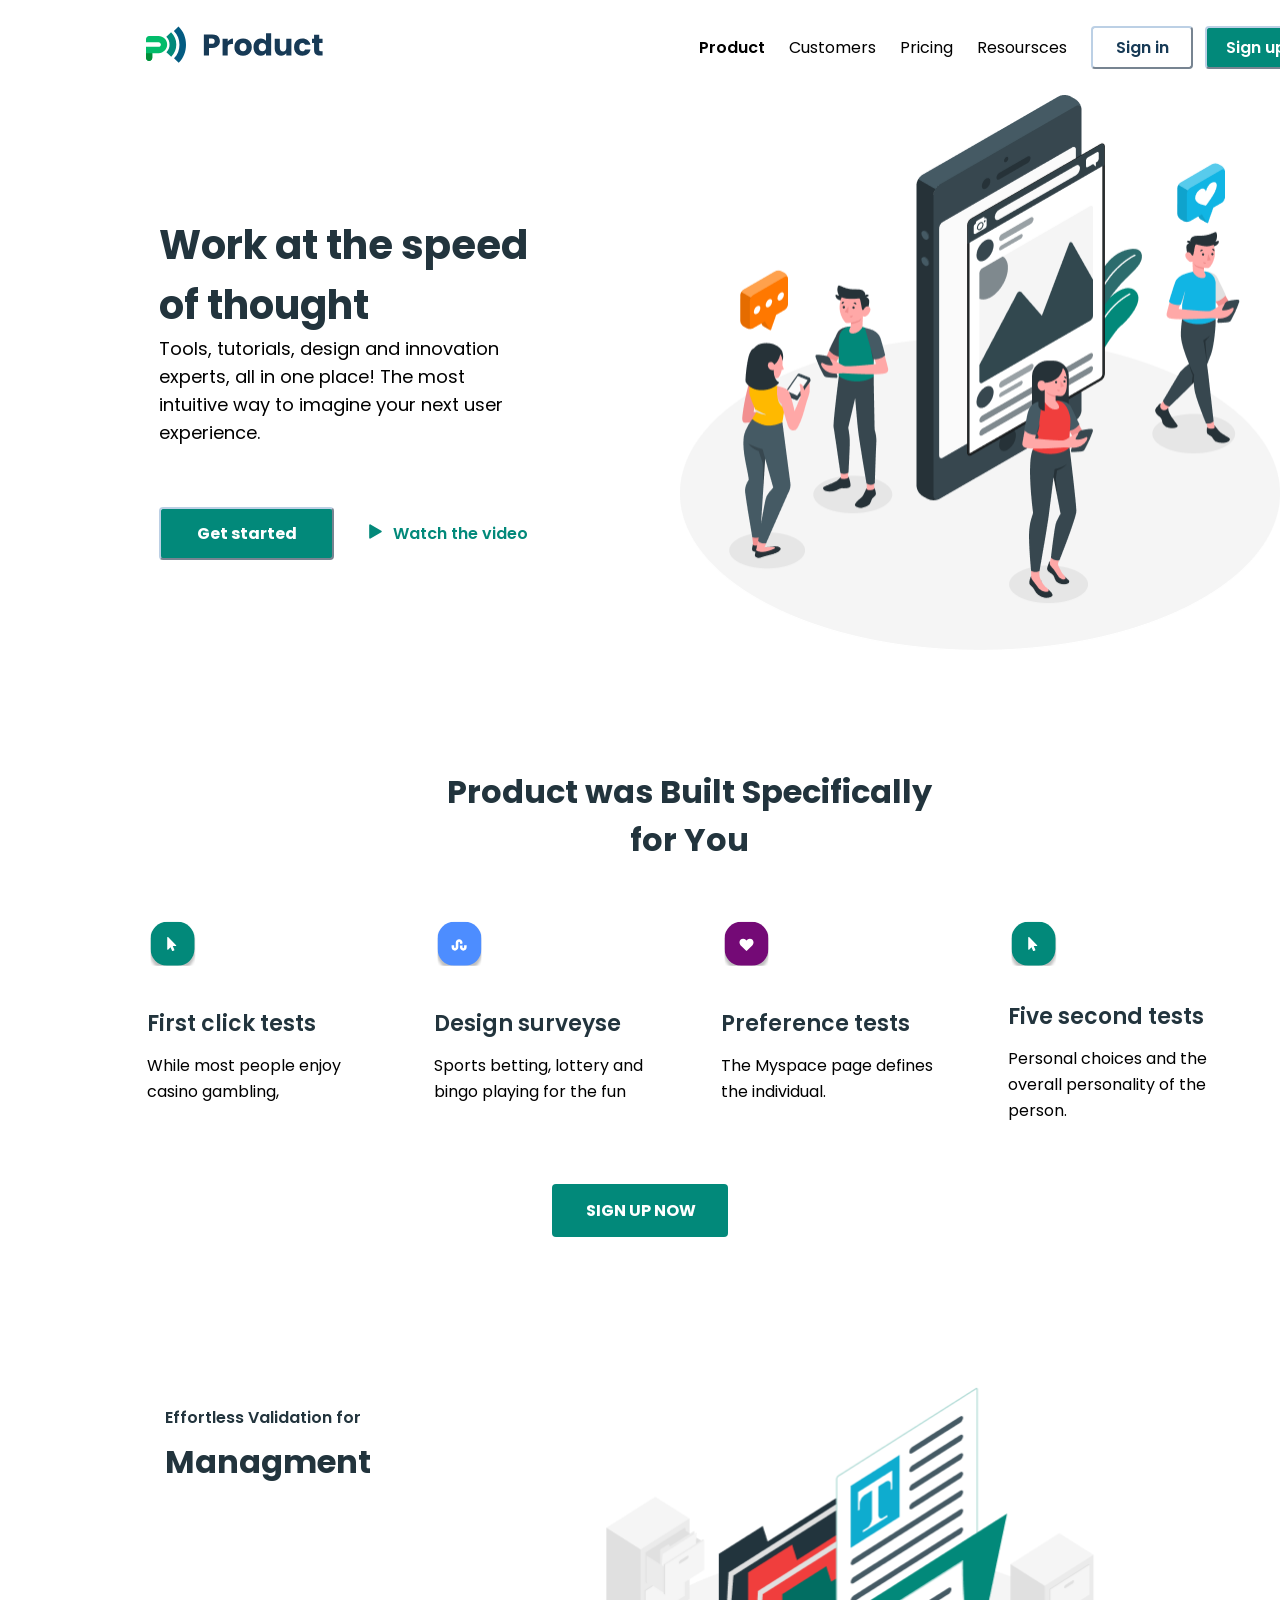
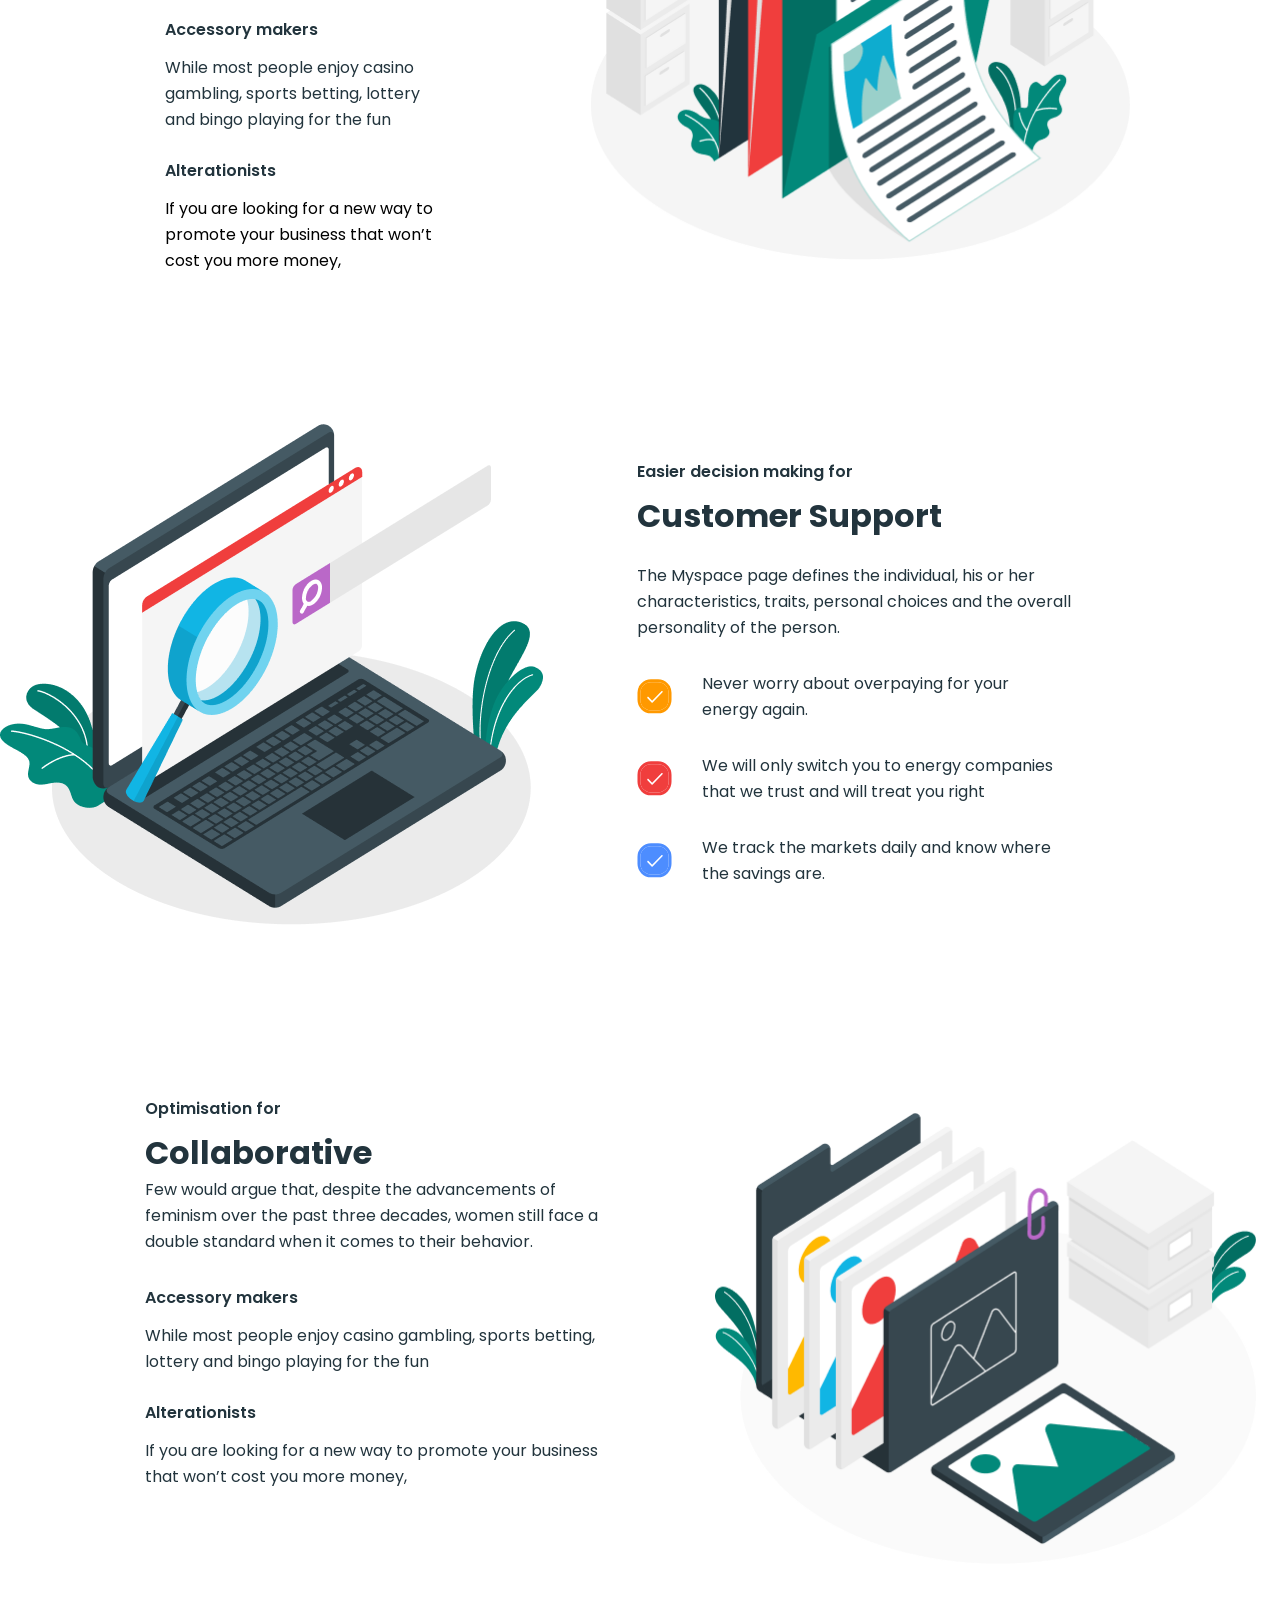
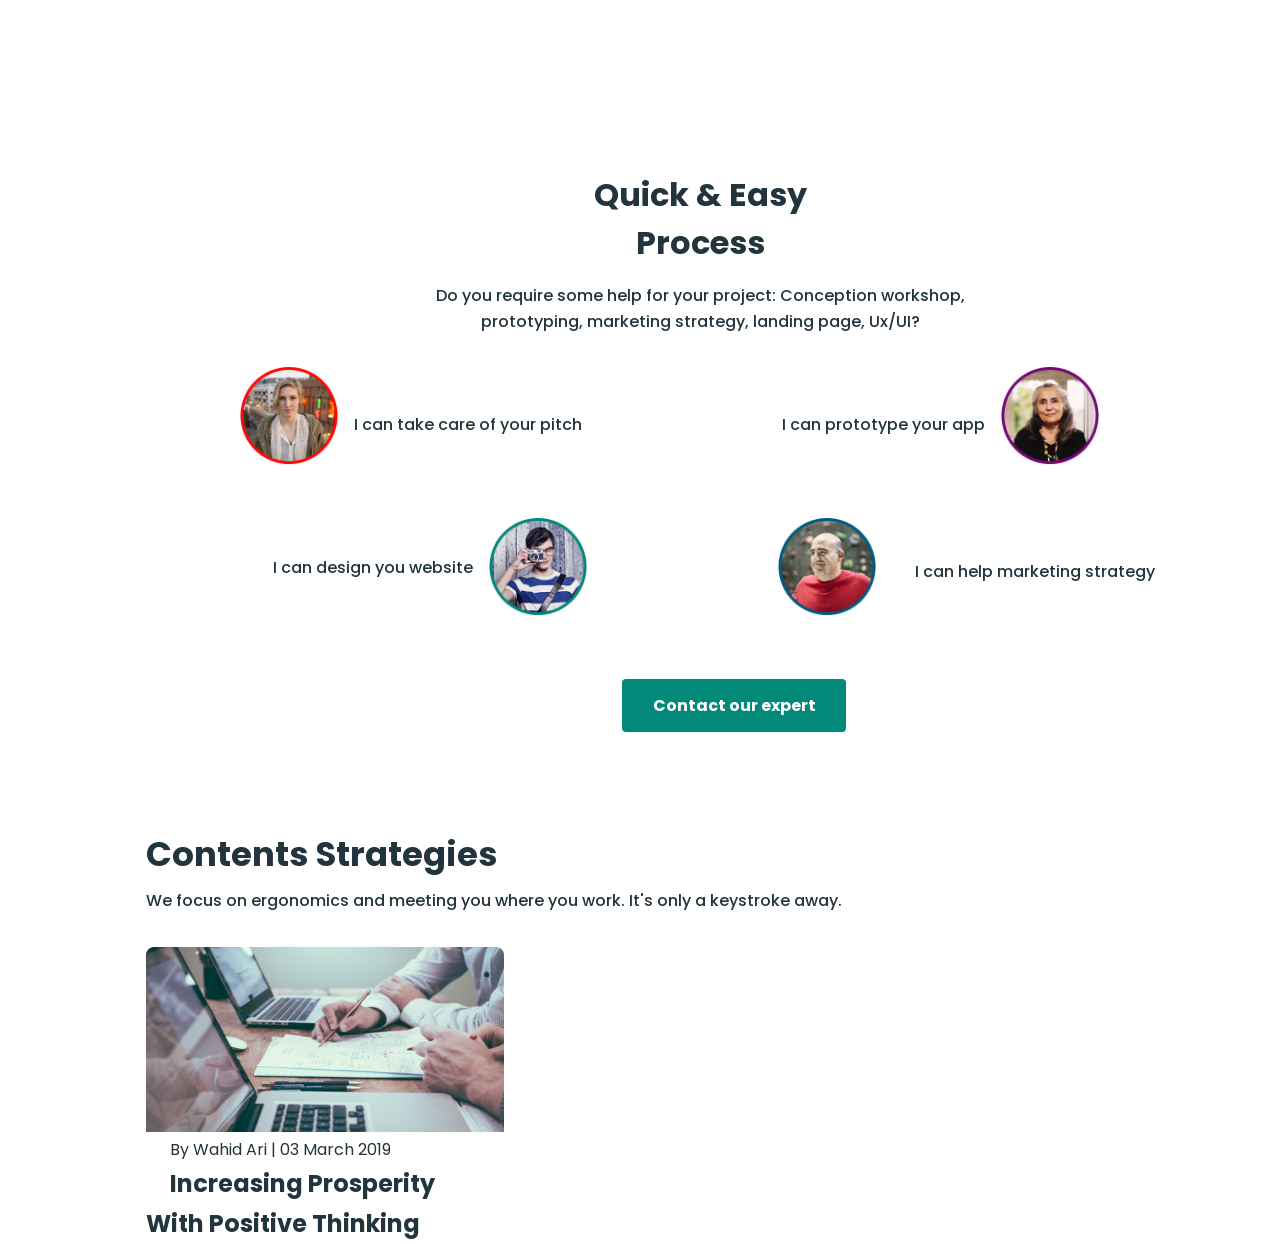
<file: index.html>
<!DOCTYPE html>
<html lang="en">

<head>
   <meta charset="UTF-8">
   <meta http-equiv="X-UA-Compatible" content="IE=edge">
   <meta name="viewport" content="width=device-width, initial-scale=1.0">
   <link rel="preconnect" href="https://fonts.googleapis.com">
   <link rel="preconnect" href="https://fonts.gstatic.com" crossorigin>
   <link
      href="https://fonts.googleapis.com/css2?family=Open+Sans:wght@300&family=Poppins:wght@400;500;600;700&display=swap"
      rel="stylesheet">
   <link rel="stylesheet" href="./style.css">

   <title>Document</title>
</head>

<body>

   <header>
      <div class="container__header">
            <img class="logo" src="/images/Group 1454.svg" alt="">
         <div class="hamburger">
            <div class="line"></div>
            <div class="line"></div>
            <div class="line"></div>
         </div>
         <nav class="navbar">
            <ul>
               <li class="Product"><a href="">Product</a></li>
               <li><a href="">Customers</a></li>
               <li><a href="">Pricing</a></li>
               <li><a href="">Resoursces</a></li>
               <button class="in">Sign in</button>
               <button class="up">Sign up</button>
            </ul>
         </nav>
         <div class="night">
            <button class="moor"><img src="/images/Frame 49.svg" alt="" class="image"></button>
         </div>
      </div>
   </header>

   <div class="hero-1">
      <div class="work">
         <p class="lat"> Work at the speed of thought</p>
         <p class="tools">Tools, tutorials, design and innovation experts, all in one place! The most intuitive way to
            imagine your next user experience.</p>
         <div class="Get">
            <button class="get started">Get started</button>
            <button class="watch"><img src="/images/Triangle Copy 6.svg" alt="" class="play">Watch the video</button>
         </div>
      </div>
      <div class="social">
         <img src="/images/amico.png" alt="" class="social__media">
      </div>
   </div>
   <main>
      <section class="built">
         <div class="container__built">
         <div class="built__wraper">
               <p class="built__text">Product  was Built Specifically for You</p>
         </div>
      </div>
      </section>
   </main>

   <main>
      <section class="icons">
         <div class="container__icon">
            <div class="icon__wrapper">
            <div class="icon__one">
               <img src="images/icon one.svg" alt="" class="image__one">
               <p class="icon__one__text">First click tests</p>
               <p class="icon__text">While most people enjoy casino gambling,</p>
            </div>
            <div class="icon__two">
               <img src="/images/icon__two.svg" alt="" class="image__two">
               <p class="icon__two__text">Design surveyse</p>
               <p class="image__two_text">Sports betting, lottery and bingo playing for the fun</p>
            </div>
            <div class="icon__three">
               <img src="/images/ucon__three.svg" alt="" class="image__three" class="image__three">
               <p class="icon__three__text">Preference tests</p>
               <p class="image__three__text">The Myspace page defines the individual.</p>
            </div>
            <div class="icon__four">
               <img src="/images/icon_four.svg" alt="" class="image__four">
               <p class="icon__four__text">Five second tests</p>
               <p class="image__four__text">Personal choices and the overall personality of the person. </p>
            </div>
         </div>
         <div class="icon__button">
            <button class="image__button">
               SIGN UP NOW
            </button>
         </div>
         </div>
      </section>
   </main>

      <main>
         <section class="managment">
               <div class="container">
                  <div class="managment__wrapper">
                     <div class="managment__text__one">
                     <p class="manag__text__one">Effortless Validation for</p>
                     <p class="manag__text_two">Managment</p>
                     <p class="manag__text__three">Accessory makers</p>
                     <p class="manag__text__four">While most people enjoy casino gambling, sports betting, lottery and bingo playing for the fun</p>
                     <p class="manag__text__five">Alterationists</p>
                     <p class="manag__text__six">If you are looking for a new way to promote your business that won’t cost you more money, </p>
                  </div>
                  <div class="managment__images">
                     <img src="/images/amico__one.png" alt="" class="amico__icon">
                  </div>
                  </div>
               </div>
         </section>
      </main>

      <main>
         <section class="customer">
            <div class="container__customer">
               <div class="customer__wrapper">
                  <div class="customer__img__one">
                        <img src="images/full.png" alt="" class="customer__images__one">
                  </div>
                  <div class="customer__texts">
                     <p class="customer__texts__one"><p class="customer__text_one">Easier decision making for</p>
                     <div class="customer__texts__two"><p class="customer__text__two">Customer Support</p></div>
                     <div class="customer__texts__three">
                        <p class="customer__text__three">
                        The Myspace page defines the individual,
                         his or her characteristics, traits, personal choices and the overall personality of the person. 
                        </p>
                     </div>
               <div class="customer__texts__four">
                  <img src="/images/Galochka__one.svg" alt="" class="customer__icon__one">
                  <p class="customer__text__four">
                  Never worry about overpaying for your energy again. 
               </p></div>
               <div class="customer__texts__five">
                  <img src="images/Galochka__two.svg" alt="" class="customer__icon__two">
                  <p class="customer__text__five">We will only switch you to energy companies that we trust and will treat you right</p>
               </div>
               <div class="customer__texts__six">
                  <img src="images/Galochka__three.svg" alt="" class="customer__icon__three">
                  <p class="customer__text__six">We track the markets daily and know where the savings are.</p>
               </div>
             </div>
            </div>
         </section>
      </main>

      <main>
         <section class="collab">
            <div class="container__collab">
               <div class="wrapper__collab">
                  <div class="collab__texts">
                     <p class="collab__text__one">Optimisation for</p>
                     <p class="collab__text__two">Collaborative</p>
                     <p class="collab__text__three">
                        Few would argue that, despite the advancements of feminism over the past three decades,
                         women still face a double standard when it comes to their behavior. 
                        </p>
                        <p class="collab__text__four">Accessory makers</p>
                        <p class="collab__text__five">While most people enjoy casino gambling, sports betting, lottery and bingo playing for 
                           the fun
                        </p>
                        <p class="collab__text__six">Alterationists</p>
                        <p class="collab__text__seven">If you are looking for a new way to promote your business that won’t 
                           cost you more money, 
                        </p>
                  </div>
                  <div class="collab__image">
                     <img src="images/image__doucments.png" alt="" class="collab__image__document">
                  </div>
               </div>
            </div>
         </section>
      </main>

      <main>
         <section class="people">
            <div class="container__people">
               <div class="warapper__people">
                     <div class="people__texts">
                        <p class="people__text__one">Quick & Easy Process</p>
                        <p class="people__text__two">
                           Do you require some help for your project: Conception workshop,
                           prototyping, marketing strategy, landing page, Ux/UI?
                        </p>
                     </div>
                     <div class="people__avatars__one">
                        <p class="people__text__three"> 
                           <img src="images/Avator.jpg" alt="" class="people__avatar__one">
                         <span class="avatar__text">I can take care of your pitch</span>
                        </p>
                        <p class="people__text__four">
                           <span class="avatar__text__two">I can prototype your app</span>
                           <img src="images/Avator__2.jpg" alt="" class="people__avatar__two">
                        </p>
                     </div>
                     <div class="people__avatars__two">
                        <p class="people__text__five">
                           <span class="avatar__text_three">I can design you website</span>
                           <img src="images/avatar__three.jpg" alt="" class="people__avatar__three">
                        </p>
                        <p class="people__text__six">
                           <img src="images/avatar__four.jpg" alt="" class="people__avatar__four">
                           <span class="avatar__text__four">I can help marketing strategy</span>
                        </p>
                     </div>
                     <div class="people__buttons">
                        <button class="people__button">Contact our expert</button>
                     </div>
               </div>
            </div>
         </section>
      </main>

      <main>
         <section class="content">
            <div class="container__content">
               <div class="wrapper__content">
                  <div class="content__texts">
                     <p class="content__text__one">Contents Strategies</p>
                     <p class="content__text__two">We focus on ergonomics and meeting you where you work. It's only a keystroke away. </p>
                  </div>
                  <div class="content__images">
                     <p class="content__text__three">
                        <img src="images/content__image__one.jpg" alt="" class="content__image__one"><br>
                        <span class="content_text_one">By Wahid Ari |  03 March 2019</span><br>
                        <span class="content_text_two">Increasing Prosperity <br> <span class="content_text_three">With Positive Thinking</span>

                        
                     </p>
                  </div>
               </div>
            </div>
         </section>
      </main>

   <script src="/javascript/main-1.js"></script>
</body>

</html>
</file>
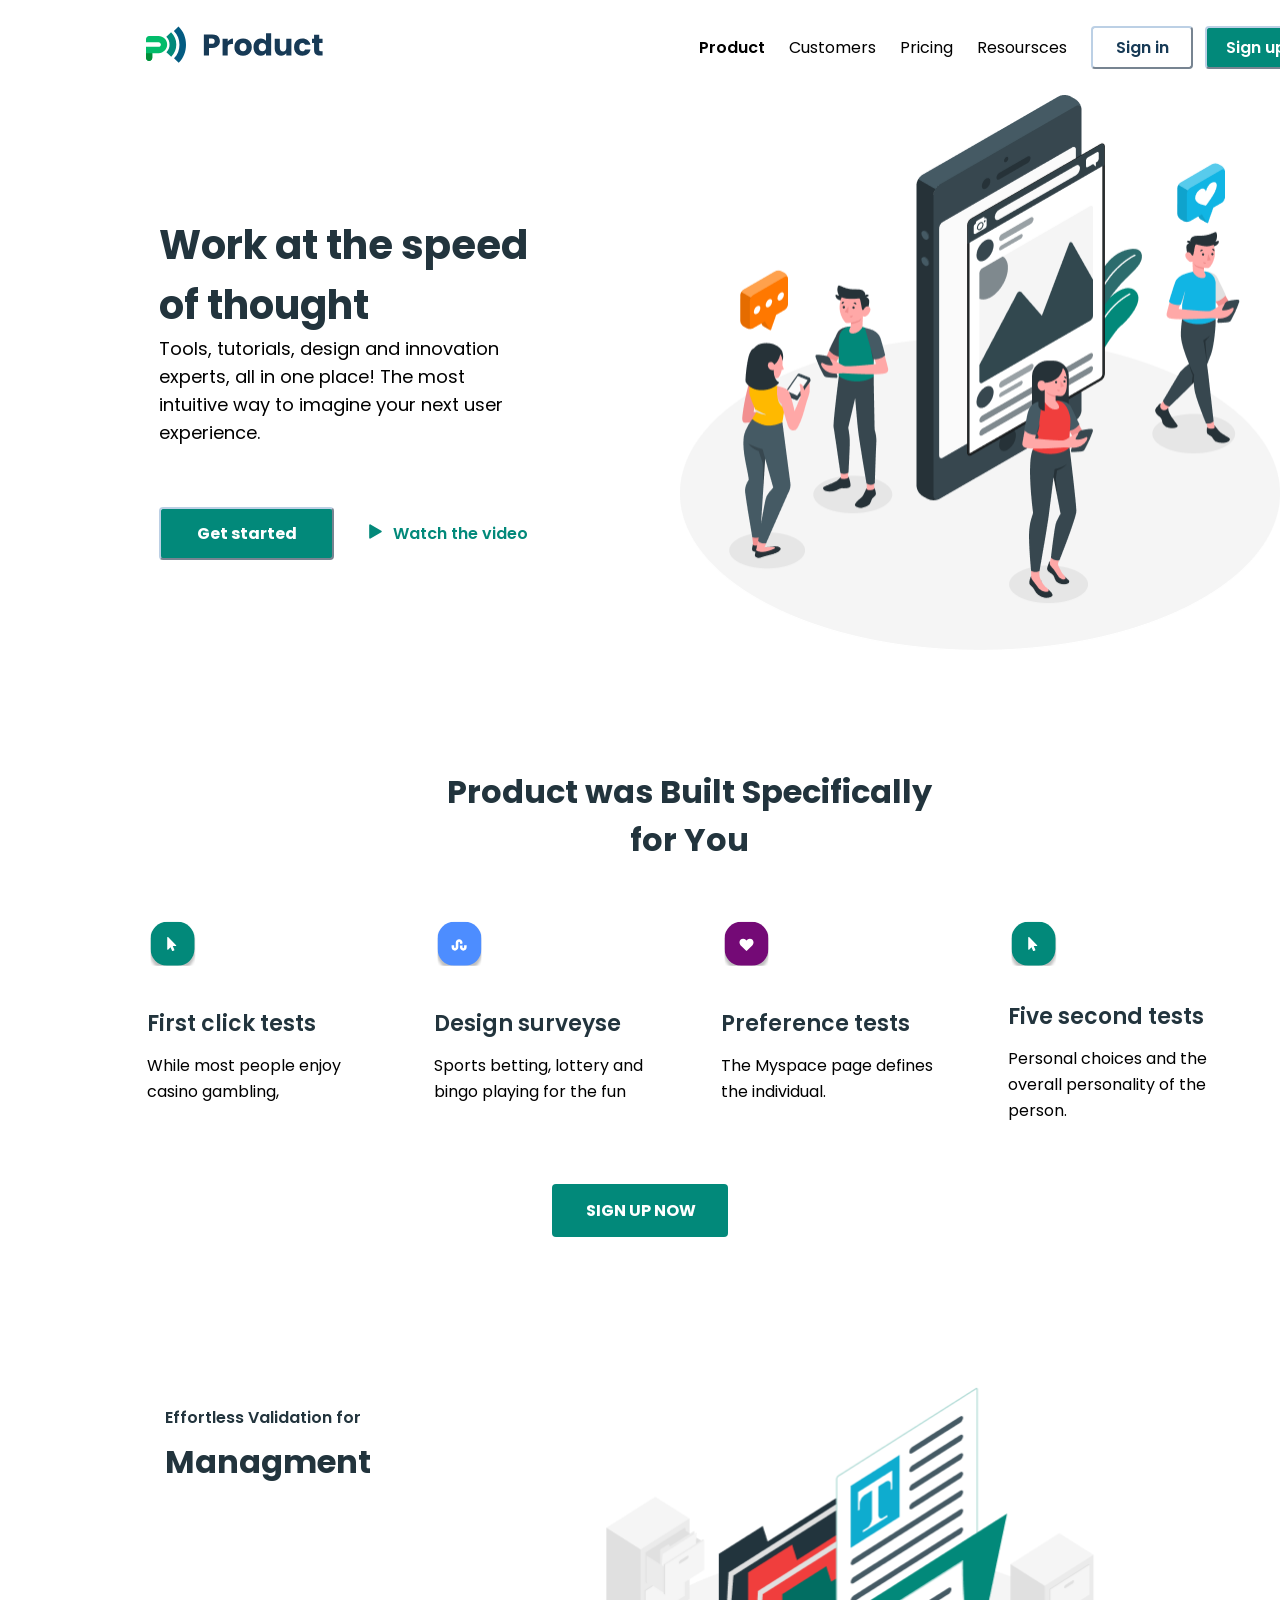
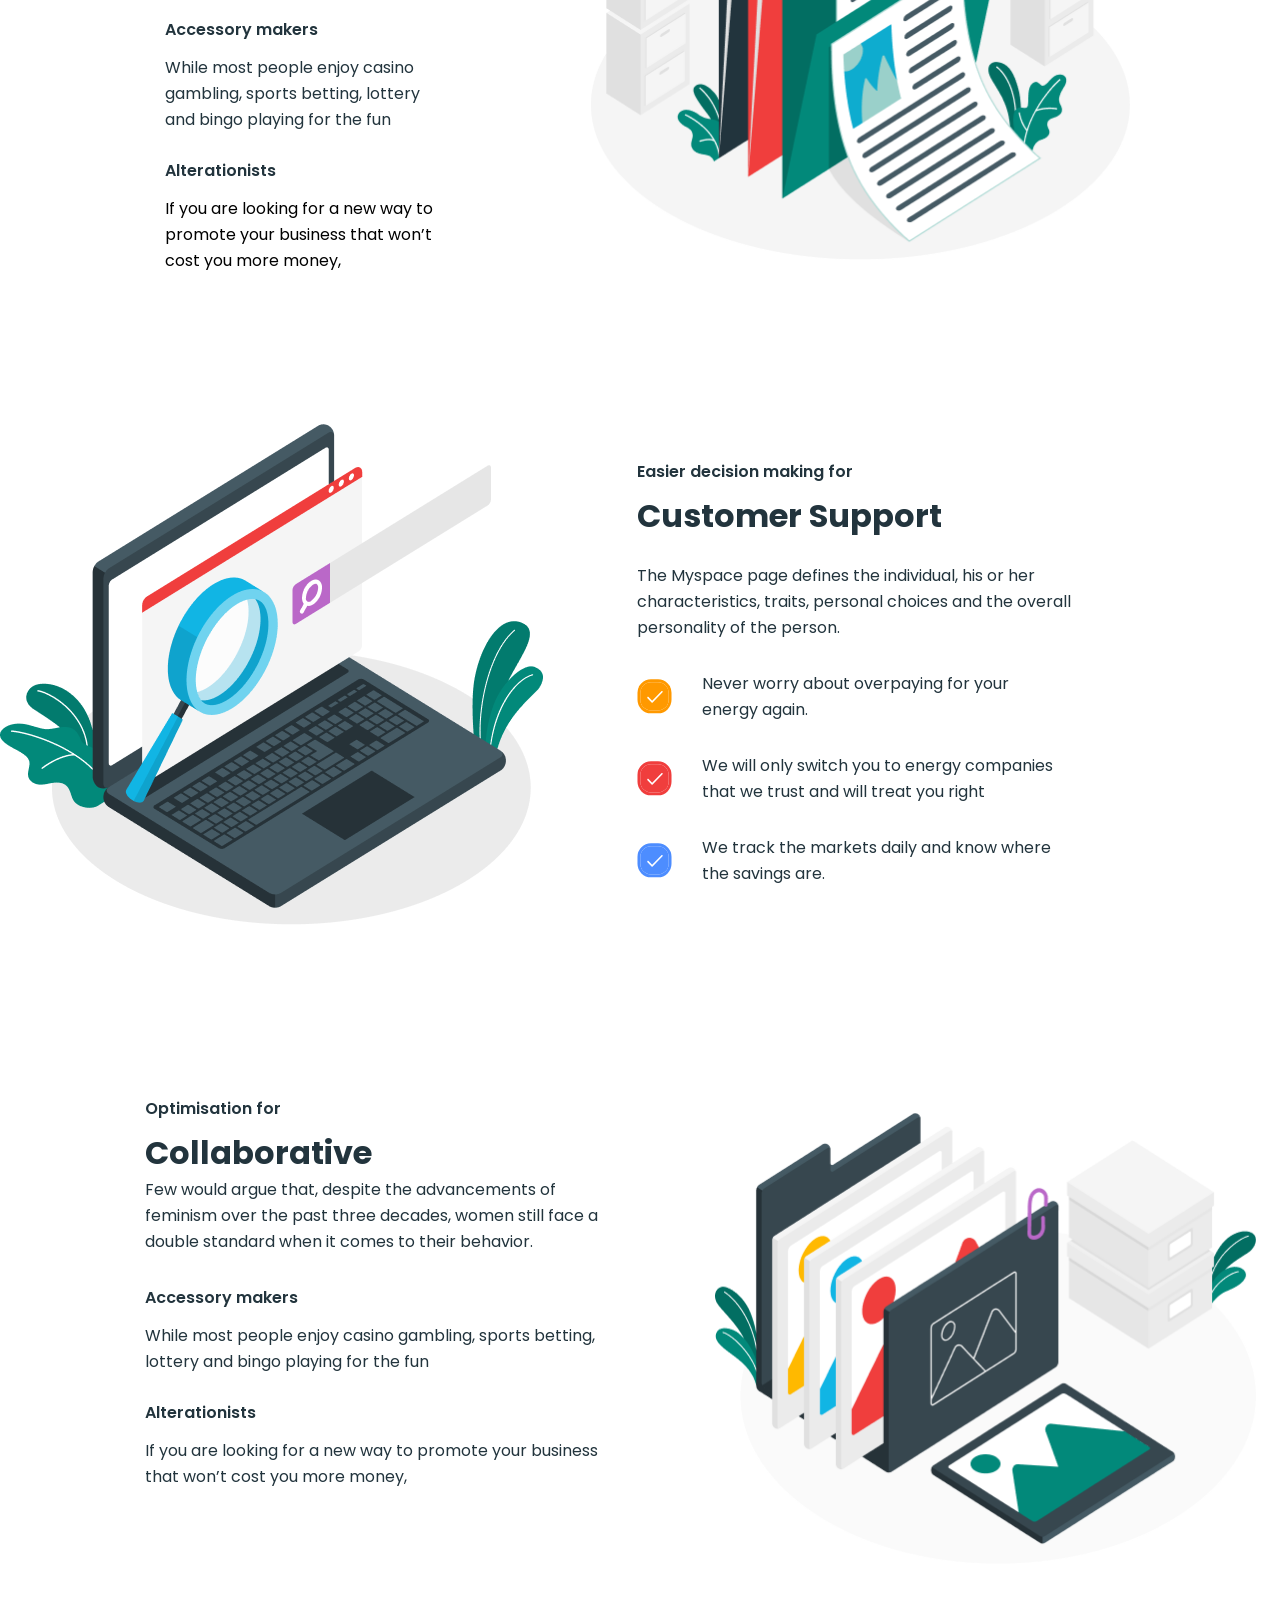
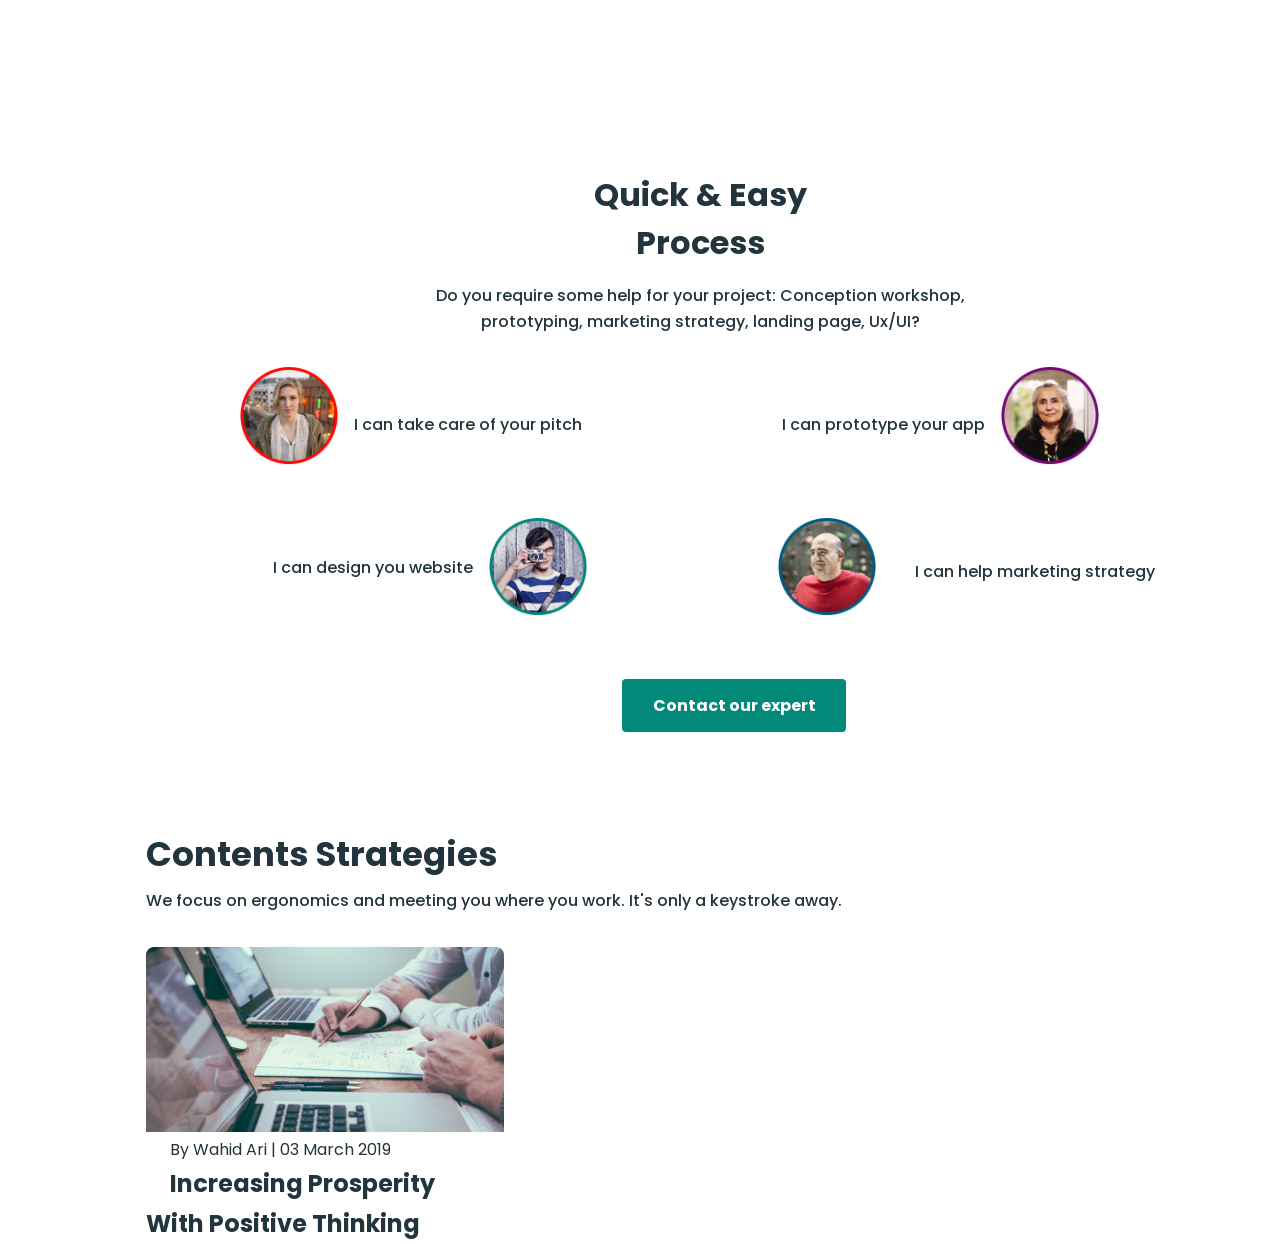
<file: index-1.html>
<!DOCTYPE html>
<html lang="en">

<head>
   <meta charset="UTF-8">
   <meta http-equiv="X-UA-Compatible" content="IE=edge">
   <meta name="viewport" content="width=device-width, initial-scale=1.0">
   <link rel="preconnect" href="https://fonts.googleapis.com">
   <link rel="preconnect" href="https://fonts.gstatic.com" crossorigin>
   <link
      href="https://fonts.googleapis.com/css2?family=Open+Sans:wght@300&family=Poppins:wght@400;500;600;700&display=swap"
      rel="stylesheet">
   <link rel="stylesheet" href="/style-1.css">

   <title>Document</title>
</head>

<body>

   <header>
      <div class="container__header">
            <img class="logo" src="/images/Group 1454.svg" alt="">
         <div class="hamburger">
            <div class="line"></div>
            <div class="line"></div>
            <div class="line"></div>
         </div>
         <nav class="navbar">
            <ul>
               <li class="Product"><a href="">Product</a></li>
               <li><a href="">Customers</a></li>
               <li><a href="">Pricing</a></li>
               <li><a href="">Resoursces</a></li>
               <button class="in">Sign in</button>
               <button class="up">Sign up</button>
            </ul>
         </nav>
         <div class="night">
            <button class="moor"><img src="/images/Frame 49.svg" alt="" class="image"></button>
         </div>
      </div>
   </header>

   <div class="hero-1">
      <div class="work">
         <p class="lat"> Work at the speed of thought</p>
         <p class="tools">Tools, tutorials, design and innovation experts, all in one place! The most intuitive way to
            imagine your next user experience.</p>
         <div class="Get">
            <button class="get started">Get started</button>
            <button class="watch"><img src="/images/Triangle Copy 6.svg" alt="" class="play">Watch the video</button>
         </div>
      </div>
      <div class="social">
         <img src="/images/amico.png" alt="" class="social__media">
      </div>
   </div>
   <main>
      <section class="built">
         <div class="container__built">
         <div class="built__wraper">
               <p class="built__text">Product  was Built Specifically for You</p>
         </div>
      </div>
      </section>
   </main>

   <main>
      <section class="icons">
         <div class="container__icon">
            <div class="icon__wrapper">
            <div class="icon__one">
               <img src="images/icon one.svg" alt="" class="image__one">
               <p class="icon__one__text">First click tests</p>
               <p class="icon__text">While most people enjoy casino gambling,</p>
            </div>
            <div class="icon__two">
               <img src="/images/icon__two.svg" alt="" class="image__two">
               <p class="icon__two__text">Design surveyse</p>
               <p class="image__two_text">Sports betting, lottery and bingo playing for the fun</p>
            </div>
            <div class="icon__three">
               <img src="/images/ucon__three.svg" alt="" class="image__three" class="image__three">
               <p class="icon__three__text">Preference tests</p>
               <p class="image__three__text">The Myspace page defines the individual.</p>
            </div>
            <div class="icon__four">
               <img src="/images/icon_four.svg" alt="" class="image__four">
               <p class="icon__four__text">Five second tests</p>
               <p class="image__four__text">Personal choices and the overall personality of the person. </p>
            </div>
         </div>
         <div class="icon__button">
            <button class="image__button">
               SIGN UP NOW
            </button>
         </div>
         </div>
      </section>
   </main>

      <main>
         <section class="managment">
               <div class="container">
                  <div class="managment__wrapper">
                     <div class="managment__text__one">
                     <p class="manag__text__one">Effortless Validation for</p>
                     <p class="manag__text_two">Managment</p>
                     <p class="manag__text__three">Accessory makers</p>
                     <p class="manag__text__four">While most people enjoy casino gambling, sports betting, lottery and bingo playing for the fun</p>
                     <p class="manag__text__five">Alterationists</p>
                     <p class="manag__text__six">If you are looking for a new way to promote your business that won’t cost you more money, </p>
                  </div>
                  <div class="managment__images">
                     <img src="/images/amico__one.png" alt="" class="amico__icon">
                  </div>
                  </div>
               </div>
         </section>
      </main>

      <main>
         <section class="customer">
            <div class="container__customer">
               <div class="customer__wrapper">
                  <div class="customer__img__one">
                        <img src="images/full.png" alt="" class="customer__images__one">
                  </div>
                  <div class="customer__texts">
                     <p class="customer__texts__one"><p class="customer__text_one">Easier decision making for</p>
                     <div class="customer__texts__two"><p class="customer__text__two">Customer Support</p></div>
                     <div class="customer__texts__three">
                        <p class="customer__text__three">
                        The Myspace page defines the individual,
                         his or her characteristics, traits, personal choices and the overall personality of the person. 
                        </p>
                     </div>
               <div class="customer__texts__four">
                  <img src="/images/Galochka__one.svg" alt="" class="customer__icon__one">
                  <p class="customer__text__four">
                  Never worry about overpaying for your energy again. 
               </p></div>
               <div class="customer__texts__five">
                  <img src="images/Galochka__two.svg" alt="" class="customer__icon__two">
                  <p class="customer__text__five">We will only switch you to energy companies that we trust and will treat you right</p>
               </div>
               <div class="customer__texts__six">
                  <img src="images/Galochka__three.svg" alt="" class="customer__icon__three">
                  <p class="customer__text__six">We track the markets daily and know where the savings are.</p>
               </div>
             </div>
            </div>
         </section>
      </main>

      <main>
         <section class="collab">
            <div class="container__collab">
               <div class="wrapper__collab">
                  <div class="collab__texts">
                     <p class="collab__text__one">Optimisation for</p>
                     <p class="collab__text__two">Collaborative</p>
                     <p class="collab__text__three">
                        Few would argue that, despite the advancements of feminism over the past three decades,
                         women still face a double standard when it comes to their behavior. 
                        </p>
                        <p class="collab__text__four">Accessory makers</p>
                        <p class="collab__text__five">While most people enjoy casino gambling, sports betting, lottery and bingo playing for 
                           the fun
                        </p>
                        <p class="collab__text__six">Alterationists</p>
                        <p class="collab__text__seven">If you are looking for a new way to promote your business that won’t 
                           cost you more money, 
                        </p>
                  </div>
                  <div class="collab__image">
                     <img src="images/image__doucments.png" alt="" class="collab__image__document">
                  </div>
               </div>
            </div>
         </section>
      </main>

      <main>
         <section class="people">
            <div class="container__people">
               <div class="warapper__people">
                     <div class="people__texts">
                        <p class="people__text__one">Quick & Easy Process</p>
                        <p class="people__text__two">
                           Do you require some help for your project: Conception workshop,
                           prototyping, marketing strategy, landing page, Ux/UI?
                        </p>
                     </div>
                     <div class="people__avatars__one">
                        <p class="people__text__three"> 
                           <img src="images/Avator.jpg" alt="" class="people__avatar__one">
                         <span class="avatar__text">I can take care of your pitch</span>
                        </p>
                        <p class="people__text__four">
                           <span class="avatar__text__two">I can prototype your app</span>
                           <img src="images/Avator__2.jpg" alt="" class="people__avatar__two">
                        </p>
                     </div>
                     <div class="people__avatars__two">
                        <p class="people__text__five">
                           <span class="avatar__text_three">I can design you website</span>
                           <img src="images/avatar__three.jpg" alt="" class="people__avatar__three">
                        </p>
                        <p class="people__text__six">
                           <img src="images/avatar__four.jpg" alt="" class="people__avatar__four">
                           <span class="avatar__text__four">I can help marketing strategy</span>
                        </p>
                     </div>
                     <div class="people__buttons">
                        <button class="people__button">Contact our expert</button>
                     </div>
               </div>
            </div>
         </section>
      </main>

      <main>
         <section class="content">
            <div class="container__content">
               <div class="wrapper__content">
                  <div class="content__texts">
                     <p class="content__text__one">Contents Strategies</p>
                     <p class="content__text__two">We focus on ergonomics and meeting you where you work. It's only a keystroke away. </p>
                  </div>
                  <div class="content__images">
                     <p class="content__text__three">
                        <img src="images/content__image__one.jpg" alt="" class="content__image__one"><br>
                        <span class="content_text_one">By Wahid Ari |  03 March 2019</span><br>
                        <span class="content_text_two">Increasing Prosperity <br> <span class="content_text_three">With Positive Thinking</span>

                        
                     </p>
                  </div>
               </div>
            </div>
         </section>
      </main>

   <script src="/javascript/main-1.js"></script>
</body>

</html>
</file>
<file: style.css>
* {
   list-style: none;
   text-decoration: none;
   margin: 0;
   padding: 0;
   box-sizing: border-box;
}

.container__header {
   display: flex;
}

.moor {
   border: 0px solid;
   background-color: white;
   cursor: pointer;
}

.container {
   display: flex;
   max-width: 1150px;
   margin: 0;
   padding: 0 20px;
}

.logo {
   margin-left: 146px;
   margin-top: 19px;
   margin-bottom: 24px;
}

ul {
   font-family: Poppins;
   font-size: 16px;
   font-weight: 400;
   line-height: 28px;
   letter-spacing: 0px;
   text-align: left;
   align-items: center;
   list-style: none;
   display: flex;
}

a {
   font-style: normal;
   font-size: 16px;
   color: black;
   margin-right: 24px;
}

.navbar {
   margin-top: 26px;
   margin-bottom: 26px;
   margin-left: 375px;
}

.Product {
   font-weight: 600;
}

.in {
   font-family: Poppins;
   font-size: 16px;
   font-weight: 600;
   line-height: 24px;
   letter-spacing: 0px;
   color: #173A56;
   border-color: #BCD0E5;
   background: #FFFFFF;
   height: 43px;
   width: 102px;
   border-radius: 4px;
   margin-right: 12px;
}

.up {
   font-family: Poppins;
   font-size: 16px;
   font-weight: 600;
   line-height: 24px;
   letter-spacing: 0px;
   color: white;
   border-color: #BCD0E5;
   background: #02897A;
   height: 43px;
   width: 102px;
   border-radius: 4px;

}


.image {
   display: flex;
   align-items: center;
   margin-left: 28px;
   margin-bottom: 28px;
   margin-top: 28px;
   width: 32px;
   height: 32px;
}

.night {
   display: flex;
   align-items: center;
}


.hero-1 {
   display: flex
}

.work {
   margin-left: 159px;
   height: 331px;
   margin-bottom: 315px;
   margin-top: 120px;
   height: 120px;
}

.lat {
   font-size: 40px;
   font-weight: 700;
   line-height: 60px;
   text-align: left;
   max-width: 400px;
   font-family: 'Poppins';
   font-style: normal;
   font-weight: 700;
   font-size: 40px;
   line-height: 60px;
   color: #22343D;

}

.tools {
   font-family: Poppins;
   font-size: 18px;
   font-weight: 400;
   line-height: 28px;
   letter-spacing: 0px;
   text-align: left;
   font-size: 18px;
   font-weight: 400;
   line-height: 28px;
   text-align: left;
   margin-right: 60px;
   max-width: 452px;

}

.get {
   font-family: Poppins;
   font-size: 16px;
   font-weight: 700;
   line-height: 24px;
   letter-spacing: 0px;
   margin-top: 60px;
   border-color: #BCD0E5;
   color: white;
   background: #02897A;
   border-radius: 4px;
   width: 175px;
   height: 53px;
}

.watch {
   font-family: Poppins;
   font-size: 16px;
   font-weight: 600;
   line-height: 24px;
   letter-spacing: 0px;
   margin-left: 30px;
   background-color: #fff;
   border: 0px;
   color: #02897A;
}

.play {
   margin-right: 10px;
   width: 15px;
   height: 15px;
}



.social__media {
   margin-left: 100px;
   width: 600px;
   height: 555px;
}

.built__text {
   color: #22343D;
   margin-left: 439px;
   max-width: 500px;
   font-family: Poppins;
   font-size: 32px;
   font-weight: 700;
   line-height: 48px;
   letter-spacing: 0px;
   text-align: center;
}

.built {
   text-align: center;
   margin-top: 114px;
}

.icons {
   margin-top: 57px;
}

.icon__one {
   margin-left: 147px;
}

.icon__wrapper {
   display: flex;
}

.image__one {
   margin-right: 236px;
   width: 51px;
}

.icon__one__text {
   margin-top: 30px;
   font-family: Poppins;
   font-size: 22px;
   font-weight: 600;
   line-height: 33px;
   letter-spacing: 0px;
   text-align: left;
   color: #22343D;
}

.icon__text {
   max-width: 240px;
   margin-top: 13px;
   font-family: Poppins;
   font-size: 16px;
   font-weight: 400;
   line-height: 26px;
   letter-spacing: 0px;
   text-align: left;

}

.image__two {
   margin-right: 236px;
   width: 51px;
}

.icon__two__text {
   margin-top: 30px;
   font-family: Poppins;
   font-size: 22px;
   font-weight: 600;
   line-height: 33px;
   letter-spacing: 0px;
   text-align: left;
   color: #22343D;
}

.image__two_text {
   font-family: Poppins;
   font-size: 16px;
   font-weight: 400;
   line-height: 26px;
   letter-spacing: 0px;
   text-align: left;
   max-width: 240px;
   margin-top: 13px;
}

.image__three {
   margin-right: 236px;
   width: 51px;
}

.icon__three__text {
   margin-top: 30px;
   font-family: Poppins;
   font-size: 22px;
   font-weight: 600;
   line-height: 33px;
   letter-spacing: 0px;
   text-align: left;
   color: #22343D;
}

.image__three__text {
   font-family: Poppins;
   font-size: 16px;
   font-weight: 400;
   line-height: 26px;
   letter-spacing: 0px;
   text-align: left;
   max-width: 240px;
   margin-top: 13px;
}

.icon__four__text {
   margin-top: 23px;
   font-family: Poppins;
   font-size: 22px;
   font-weight: 600;
   line-height: 33px;
   letter-spacing: 0px;
   text-align: left;
   color: #22343D;
}

.image__four {
   width: 51px;
}

.image__four__text {
   font-family: Poppins;
   font-size: 16px;
   font-weight: 400;
   line-height: 26px;
   letter-spacing: 0px;
   text-align: left;
   max-width: 240px;
   margin-top: 13px;
}


.icon__button {
   display: flex;
   justify-content: center;
   margin-top: 60px;
}

.image__button {
   font-family: Poppins;
   font-size: 16px;
   font-weight: 700;
   line-height: 24px;
   letter-spacing: 0px;
   text-align: center;
   padding: 15px 32px 14px 34px;
   border-radius: 4px;
   border: 0px;
   background-color: #02897A;
   color: white;
}

.managment__wrapper {
   display: flex;
}

.manag__text__one {
   color: #22343D;
   margin-left: 145px;
   font-family: Poppins;
   font-size: 16px;
   font-weight: 600;
   line-height: 24px;
   letter-spacing: 0px;
   text-align: left;
   margin-top: 169px;
}

.manag__text_two {
   color: #22343D;
   margin-left: 145px;
   font-family: Poppins;
   font-size: 32px;
   font-weight: 700;
   line-height: 48px;
   letter-spacing: 0px;
   text-align: left;
   margin-top: 8px;
}

.manag__text__three {
   font-family: Poppins;
   font-size: 16px;
   font-weight: 600;
   line-height: 26px;
   letter-spacing: 0px;
   text-align: left;
   color: #22343D;
   margin-left: 145px;
   margin-top: 131px;
}

.manag__text__four {
   font-family: Poppins;
   font-size: 16px;
   font-weight: 400;
   line-height: 26px;
   letter-spacing: 0px;
   text-align: left;
   color: #22343D;
   margin-left: 145px;
   max-width: 486px;
   margin-top: 12px;
}

.manag__text__five {
   margin-top: 25px;
   color: #22343D;
   margin-left: 145px;
   font-family: Poppins;
   font-size: 16px;
   font-weight: 600;
   line-height: 26px;
   letter-spacing: 0px;
   text-align: left;
}

.manag__text__six {
   margin-top: 12px;
   font-family: Poppins;
   font-size: 16px;
   font-weight: 400;
   line-height: 26px;
   letter-spacing: 0px;
   text-align: left;
   margin-left: 145px;
   max-width: 486px;
}

.amico__icon {
   margin-top: 150px;
   margin-left: 150px;
   width: 539px;
   height: 473px;
}

.customer__wrapper {
   display: flex;
}

.customer__images__one {
   margin-top: 150px;
}

.customer__text_one {
   font-family: Poppins;
   font-size: 16px;
   font-weight: 600;
   line-height: 24px;
   letter-spacing: 0px;
   text-align: left;
   color: #22343D;
   margin-top: 186px;
   padding-left: 94px;
}

.customer__text__two {
   font-family: Poppins;
   font-size: 32px;
   font-weight: 700;
   line-height: 48px;
   letter-spacing: 0px;
   text-align: left;
   color: #22343D;
   margin-top: 8px;
   padding-left: 94px;
}

.customer__text__three {
   font-family: Poppins;
   font-size: 16px;
   font-weight: 400;
   line-height: 26px;
   letter-spacing: 0px;
   text-align: left;
   color: #22343D;
   padding-left: 94px;
   margin-top: 23px;
   max-width: 530px;
}

.customer__texts__four {
   padding-left: 94px;
   display: flex;
}

.customer__icon__one {
   width: 35px;
   height: 35px;
   margin-top: 38px;
}

.customer__text__four {
   font-family: Poppins;
   font-size: 16px;
   font-weight: 400;
   line-height: 26px;
   letter-spacing: 0px;
   text-align: left;
   color: #22343D;
   margin-top: 30px;
   max-width: 365px;
   margin-left: 30px;
}

.customer__texts__five {
   padding-left: 94px;
   display: flex;
}

.customer__icon__two {
   width: 35px;
   height: 35px;
   margin-top: 38px;
}

.customer__text__five {
   font-family: Poppins;
   font-size: 16px;
   font-weight: 400;
   line-height: 26px;
   letter-spacing: 0px;
   text-align: left;
   color: #22343D;
   margin-top: 30px;
   max-width: 365px;
   margin-left: 30px;
}

.customer__texts__six {
   padding-left: 94px;
   display: flex;
}

.customer__icon__three {
   width: 35px;
   height: 35px;
   margin-top: 38px;
}

.customer__text__six {
   font-family: Poppins;
   font-size: 16px;
   font-weight: 400;
   line-height: 26px;
   letter-spacing: 0px;
   text-align: left;
   color: #22343D;
   margin-top: 30px;
   max-width: 365px;
   margin-left: 30px;
}

.wrapper__collab {
   display: flex;
}

.collab__text__one {
   font-family: Poppins;
   font-size: 16px;
   font-weight: 600;
   line-height: 24px;
   letter-spacing: 0px;
   text-align: left;
   margin-top: 168px;
   margin-left: 145px;
   color: #22343D;
}

.collab__text__two {
   font-family: Poppins;
   font-size: 32px;
   font-weight: 700;
   line-height: 48px;
   letter-spacing: 0px;
   text-align: left;
   margin-top: 8px;
   margin-left: 145px;
   color: #22343D;
}

.collab__text__three {
   font-family: Poppins;
   font-size: 16px;
   font-weight: 400;
   line-height: 26px;
   letter-spacing: 0px;
   text-align: left;
   color: #22343D;
   margin-left: 145px;
   max-width: 486px;
}

.collab__text__four {
   margin-left: 145px;
   margin-top: 30px;
   color: #22343D;
   font-family: Poppins;
   font-size: 16px;
   font-weight: 600;
   line-height: 26px;
   letter-spacing: 0px;
   text-align: left;
}

.collab__text__five {
   font-family: Poppins;
   font-size: 16px;
   font-weight: 400;
   line-height: 26px;
   letter-spacing: 0px;
   text-align: left;
   margin-left: 145px;
   color: #22343D;
   margin-top: 12px;
   max-width: 486px;
}

.collab__text__six {
   margin-top: 25px;
   margin-left: 145px;
   color: #22343D;
   font-family: Poppins;
   font-size: 16px;
   font-weight: 600;
   line-height: 26px;
   letter-spacing: 0px;
   text-align: left;
}

.collab__text__seven {
   margin-top: 12px;
   margin-left: 145px;
   color: #22343D;
   font-family: Poppins;
   font-size: 16px;
   font-weight: 400;
   line-height: 26px;
   letter-spacing: 0px;
   text-align: left;
   max-width: 486px;
}

.collab__image__document {
   width: 541px;
   margin-left: 84px;
   margin-top: 184px;
}

.wrapper__people {
   display: flex;
}

.people__text__one {
   margin-top: 203px;
   margin-left: 526px;
   max-width: 348px;
   font-family: Poppins;
   font-size: 32px;
   font-weight: 700;
   line-height: 48px;
   letter-spacing: 0px;
   text-align: center;
   color: #22343D;
}

.people__text__two {
   margin-left: 429px;
   margin-top: 16px;
   color: #22343d;
   max-width: 542px;
   font-family: Poppins;
   font-size: 16px;
   font-weight: 500;
   line-height: 26px;
   letter-spacing: 0px;
   text-align: center;
}

.people__avatars__one {
   display: flex;
}

.people__text__three {
   margin-left: 240px;
   margin-top: 32px;
   display: flex;
}

.people__avatar__one {
   width: 98px;
   height: 98px;
}

.avatar__text {
   color: #22343D;
   border-radius: 4px;
   margin-top: 46px;
   margin-left: 16px;
   font-family: Poppins;
   font-size: 16px;
   font-weight: 500;
   line-height: 24px;
   letter-spacing: 0px;
   text-align: left;
}

.avatar__text__two {
   color: #22343D;
   margin-left: 200px;
   margin-top: 46px;
   font-family: Poppins;
   font-size: 16px;
   font-weight: 500;
   line-height: 24px;
   letter-spacing: 0px;
   text-align: center;
   margin-right: 16px;
}

.people__avatar__two {
   height: 98px;
   width: 98px;
}

.people__text__four {
   display: flex;
   margin-top: 32px;
}

.people__avatars__two {
   margin-top: 53px;
   display: flex;
}

.avatar__text_three {
   color: #22343D;
   margin-top: 38px;
   margin-left: 273px;
   font-family: Poppins;
   font-size: 16px;
   font-weight: 500;
   line-height: 24px;
   letter-spacing: 0px;
   text-align: center;
   margin-right: 16px;
}

.people__text__five {
   display: flex;
}

.people__avatar__three {
   width: 98px;
   height: 98px;
}

.people__avatar__four {
   width: 98px;
   height: 98px;
   margin-left: 191px;
}

.people__text__six {
   display: flex;
}

.avatar__text__four {
   margin-top: 42px;
   margin-left: 39px;
   color: #22343d;
   font-family: Poppins;
   font-size: 16px;
   font-weight: 500;
   line-height: 24px;
   letter-spacing: 0px;
   text-align: center;
}

.people__button {
   font-family: Poppins;
   font-size: 16px;
   font-weight: 700;
   line-height: 24px;
   letter-spacing: 0px;
   text-align: left;
   border: 0px solid;
   margin-top: 63px;
   margin-left: 622px;
   background: #02897A;
   color: #FFFFFF;
   border-radius: 4px;
   padding: 15px 30px 14px 31px;
}

/* .wrapper__content {
   display: flex;
} */

.content__text__one {
   margin-top: 97px;
   margin-left: 146px;
   font-family: Poppins;
   font-size: 34px;
   font-weight: 700;
   line-height: 51px;
   letter-spacing: 0px;
   text-align: left;
   color: #22343D;
}

.content__text__two {
   margin-top: 8px;
   margin-left: 146px;
   color: #22343D;
   font-family: Poppins;
   font-size: 16px;
   font-weight: 500;
   line-height: 26px;
   letter-spacing: 0px;
   text-align: left;

}

.content__images {
   margin-top: 33px;
   display: flex;
}

.content__image__one {
   width: 358px;
   height: 185px;
}

.content__text__three {
   border: 0px;
   margin-left: 146px;
   border-radius: 4px;
}

.content_text_one {
   font-family: Poppins;
   font-size: 16px;
   font-weight: 700;
   line-height: 28px;
   letter-spacing: 0px;
   text-align: left;
   margin-left: 24px;
   font-family: Poppins;
   font-size: 16px;
   font-weight: 400;
   line-height: 28px;
   letter-spacing: 0px;
   text-align: left;
   color: #22343D;
}

.content_text_two {
   font-family: Poppins;
   font-size: 24px;
   font-weight: 700;
   line-height: 40px;
   letter-spacing: 0px;
   text-align: left;
   color: #22343D;
   margin-left: 24px;
}
</file>
<file: style-1.css>
* {
   list-style: none;
   text-decoration: none;
   margin: 0;
   padding: 0;
   box-sizing: border-box;
}

.container__header {
   display: flex;
}

.moor {
   border: 0px solid;
   background-color: white;
   cursor: pointer;
}

.container {
   display: flex;
   max-width: 1150px;
   margin: 0;
   padding: 0 20px;
}

.logo {
   margin-left: 146px;
   margin-top: 19px;
   margin-bottom: 24px;
}

ul {
   font-family: Poppins;
   font-size: 16px;
   font-weight: 400;
   line-height: 28px;
   letter-spacing: 0px;
   text-align: left;
   align-items: center;
   list-style: none;
   display: flex;
}

a {
   font-style: normal;
   font-size: 16px;
   color: black;
   margin-right: 24px;
}

.navbar {
   margin-top: 26px;
   margin-bottom: 26px;
   margin-left: 375px;
}

.Product {
   font-weight: 600;
}

.in {
   font-family: Poppins;
   font-size: 16px;
   font-weight: 600;
   line-height: 24px;
   letter-spacing: 0px;
   color: #173A56;
   border-color: #BCD0E5;
   background: #FFFFFF;
   height: 43px;
   width: 102px;
   border-radius: 4px;
   margin-right: 12px;
}

.up {
   font-family: Poppins;
   font-size: 16px;
   font-weight: 600;
   line-height: 24px;
   letter-spacing: 0px;
   color: white;
   border-color: #BCD0E5;
   background: #02897A;
   height: 43px;
   width: 102px;
   border-radius: 4px;

}


.image {
   display: flex;
   align-items: center;
   margin-left: 28px;
   margin-bottom: 28px;
   margin-top: 28px;
   width: 32px;
   height: 32px;
}

.night {
   display: flex;
   align-items: center;
}


.hero-1 {
   display: flex
}

.work {
   margin-left: 159px;
   height: 331px;
   margin-bottom: 315px;
   margin-top: 120px;
   height: 120px;
}

.lat {
   font-size: 40px;
   font-weight: 700;
   line-height: 60px;
   text-align: left;
   max-width: 400px;
   font-family: 'Poppins';
   font-style: normal;
   font-weight: 700;
   font-size: 40px;
   line-height: 60px;
   color: #22343D;

}

.tools {
   font-family: Poppins;
   font-size: 18px;
   font-weight: 400;
   line-height: 28px;
   letter-spacing: 0px;
   text-align: left;
   font-size: 18px;
   font-weight: 400;
   line-height: 28px;
   text-align: left;
   margin-right: 60px;
   max-width: 452px;

}

.get {
   font-family: Poppins;
   font-size: 16px;
   font-weight: 700;
   line-height: 24px;
   letter-spacing: 0px;
   margin-top: 60px;
   border-color: #BCD0E5;
   color: white;
   background: #02897A;
   border-radius: 4px;
   width: 175px;
   height: 53px;
}

.watch {
   font-family: Poppins;
   font-size: 16px;
   font-weight: 600;
   line-height: 24px;
   letter-spacing: 0px;
   margin-left: 30px;
   background-color: #fff;
   border: 0px;
   color: #02897A;
}

.play {
   margin-right: 10px;
   width: 15px;
   height: 15px;
}



.social__media {
   margin-left: 100px;
   width: 600px;
   height: 555px;
}

.built__text {
   color: #22343D;
   margin-left: 439px;
   max-width: 500px;
   font-family: Poppins;
   font-size: 32px;
   font-weight: 700;
   line-height: 48px;
   letter-spacing: 0px;
   text-align: center;
}

.built {
   text-align: center;
   margin-top: 114px;
}

.icons {
   margin-top: 57px;
}

.icon__one {
   margin-left: 147px;
}

.icon__wrapper {
   display: flex;
}

.image__one {
   margin-right: 236px;
   width: 51px;
}

.icon__one__text {
   margin-top: 30px;
   font-family: Poppins;
   font-size: 22px;
   font-weight: 600;
   line-height: 33px;
   letter-spacing: 0px;
   text-align: left;
   color: #22343D;
}

.icon__text {
   max-width: 240px;
   margin-top: 13px;
   font-family: Poppins;
   font-size: 16px;
   font-weight: 400;
   line-height: 26px;
   letter-spacing: 0px;
   text-align: left;

}

.image__two {
   margin-right: 236px;
   width: 51px;
}

.icon__two__text {
   margin-top: 30px;
   font-family: Poppins;
   font-size: 22px;
   font-weight: 600;
   line-height: 33px;
   letter-spacing: 0px;
   text-align: left;
   color: #22343D;
}

.image__two_text {
   font-family: Poppins;
   font-size: 16px;
   font-weight: 400;
   line-height: 26px;
   letter-spacing: 0px;
   text-align: left;
   max-width: 240px;
   margin-top: 13px;
}

.image__three {
   margin-right: 236px;
   width: 51px;
}

.icon__three__text {
   margin-top: 30px;
   font-family: Poppins;
   font-size: 22px;
   font-weight: 600;
   line-height: 33px;
   letter-spacing: 0px;
   text-align: left;
   color: #22343D;
}

.image__three__text {
   font-family: Poppins;
   font-size: 16px;
   font-weight: 400;
   line-height: 26px;
   letter-spacing: 0px;
   text-align: left;
   max-width: 240px;
   margin-top: 13px;
}

.icon__four__text {
   margin-top: 23px;
   font-family: Poppins;
   font-size: 22px;
   font-weight: 600;
   line-height: 33px;
   letter-spacing: 0px;
   text-align: left;
   color: #22343D;
}

.image__four {
   width: 51px;
}

.image__four__text {
   font-family: Poppins;
   font-size: 16px;
   font-weight: 400;
   line-height: 26px;
   letter-spacing: 0px;
   text-align: left;
   max-width: 240px;
   margin-top: 13px;
}


.icon__button {
   display: flex;
   justify-content: center;
   margin-top: 60px;
}

.image__button {
   font-family: Poppins;
   font-size: 16px;
   font-weight: 700;
   line-height: 24px;
   letter-spacing: 0px;
   text-align: center;
   padding: 15px 32px 14px 34px;
   border-radius: 4px;
   border: 0px;
   background-color: #02897A;
   color: white;
}

.managment__wrapper {
   display: flex;
}

.manag__text__one {
   color: #22343D;
   margin-left: 145px;
   font-family: Poppins;
   font-size: 16px;
   font-weight: 600;
   line-height: 24px;
   letter-spacing: 0px;
   text-align: left;
   margin-top: 169px;
}

.manag__text_two {
   color: #22343D;
   margin-left: 145px;
   font-family: Poppins;
   font-size: 32px;
   font-weight: 700;
   line-height: 48px;
   letter-spacing: 0px;
   text-align: left;
   margin-top: 8px;
}

.manag__text__three {
   font-family: Poppins;
   font-size: 16px;
   font-weight: 600;
   line-height: 26px;
   letter-spacing: 0px;
   text-align: left;
   color: #22343D;
   margin-left: 145px;
   margin-top: 131px;
}

.manag__text__four {
   font-family: Poppins;
   font-size: 16px;
   font-weight: 400;
   line-height: 26px;
   letter-spacing: 0px;
   text-align: left;
   color: #22343D;
   margin-left: 145px;
   max-width: 486px;
   margin-top: 12px;
}

.manag__text__five {
   margin-top: 25px;
   color: #22343D;
   margin-left: 145px;
   font-family: Poppins;
   font-size: 16px;
   font-weight: 600;
   line-height: 26px;
   letter-spacing: 0px;
   text-align: left;
}

.manag__text__six {
   margin-top: 12px;
   font-family: Poppins;
   font-size: 16px;
   font-weight: 400;
   line-height: 26px;
   letter-spacing: 0px;
   text-align: left;
   margin-left: 145px;
   max-width: 486px;
}

.amico__icon {
   margin-top: 150px;
   margin-left: 150px;
   width: 539px;
   height: 473px;
}

.customer__wrapper {
   display: flex;
}

.customer__images__one {
   margin-top: 150px;
}

.customer__text_one {
   font-family: Poppins;
   font-size: 16px;
   font-weight: 600;
   line-height: 24px;
   letter-spacing: 0px;
   text-align: left;
   color: #22343D;
   margin-top: 186px;
   padding-left: 94px;
}

.customer__text__two {
   font-family: Poppins;
   font-size: 32px;
   font-weight: 700;
   line-height: 48px;
   letter-spacing: 0px;
   text-align: left;
   color: #22343D;
   margin-top: 8px;
   padding-left: 94px;
}

.customer__text__three {
   font-family: Poppins;
   font-size: 16px;
   font-weight: 400;
   line-height: 26px;
   letter-spacing: 0px;
   text-align: left;
   color: #22343D;
   padding-left: 94px;
   margin-top: 23px;
   max-width: 530px;
}

.customer__texts__four {
   padding-left: 94px;
   display: flex;
}

.customer__icon__one {
   width: 35px;
   height: 35px;
   margin-top: 38px;
}

.customer__text__four {
   font-family: Poppins;
   font-size: 16px;
   font-weight: 400;
   line-height: 26px;
   letter-spacing: 0px;
   text-align: left;
   color: #22343D;
   margin-top: 30px;
   max-width: 365px;
   margin-left: 30px;
}

.customer__texts__five {
   padding-left: 94px;
   display: flex;
}

.customer__icon__two {
   width: 35px;
   height: 35px;
   margin-top: 38px;
}

.customer__text__five {
   font-family: Poppins;
   font-size: 16px;
   font-weight: 400;
   line-height: 26px;
   letter-spacing: 0px;
   text-align: left;
   color: #22343D;
   margin-top: 30px;
   max-width: 365px;
   margin-left: 30px;
}

.customer__texts__six {
   padding-left: 94px;
   display: flex;
}

.customer__icon__three {
   width: 35px;
   height: 35px;
   margin-top: 38px;
}

.customer__text__six {
   font-family: Poppins;
   font-size: 16px;
   font-weight: 400;
   line-height: 26px;
   letter-spacing: 0px;
   text-align: left;
   color: #22343D;
   margin-top: 30px;
   max-width: 365px;
   margin-left: 30px;
}

.wrapper__collab {
   display: flex;
}

.collab__text__one {
   font-family: Poppins;
   font-size: 16px;
   font-weight: 600;
   line-height: 24px;
   letter-spacing: 0px;
   text-align: left;
   margin-top: 168px;
   margin-left: 145px;
   color: #22343D;
}

.collab__text__two {
   font-family: Poppins;
   font-size: 32px;
   font-weight: 700;
   line-height: 48px;
   letter-spacing: 0px;
   text-align: left;
   margin-top: 8px;
   margin-left: 145px;
   color: #22343D;
}

.collab__text__three {
   font-family: Poppins;
   font-size: 16px;
   font-weight: 400;
   line-height: 26px;
   letter-spacing: 0px;
   text-align: left;
   color: #22343D;
   margin-left: 145px;
   max-width: 486px;
}

.collab__text__four {
   margin-left: 145px;
   margin-top: 30px;
   color: #22343D;
   font-family: Poppins;
   font-size: 16px;
   font-weight: 600;
   line-height: 26px;
   letter-spacing: 0px;
   text-align: left;
}

.collab__text__five {
   font-family: Poppins;
   font-size: 16px;
   font-weight: 400;
   line-height: 26px;
   letter-spacing: 0px;
   text-align: left;
   margin-left: 145px;
   color: #22343D;
   margin-top: 12px;
   max-width: 486px;
}

.collab__text__six {
   margin-top: 25px;
   margin-left: 145px;
   color: #22343D;
   font-family: Poppins;
   font-size: 16px;
   font-weight: 600;
   line-height: 26px;
   letter-spacing: 0px;
   text-align: left;
}

.collab__text__seven {
   margin-top: 12px;
   margin-left: 145px;
   color: #22343D;
   font-family: Poppins;
   font-size: 16px;
   font-weight: 400;
   line-height: 26px;
   letter-spacing: 0px;
   text-align: left;
   max-width: 486px;
}

.collab__image__document {
   width: 541px;
   margin-left: 84px;
   margin-top: 184px;
}

.wrapper__people {
   display: flex;
}

.people__text__one {
   margin-top: 203px;
   margin-left: 526px;
   max-width: 348px;
   font-family: Poppins;
   font-size: 32px;
   font-weight: 700;
   line-height: 48px;
   letter-spacing: 0px;
   text-align: center;
   color: #22343D;
}

.people__text__two {
   margin-left: 429px;
   margin-top: 16px;
   color: #22343d;
   max-width: 542px;
   font-family: Poppins;
   font-size: 16px;
   font-weight: 500;
   line-height: 26px;
   letter-spacing: 0px;
   text-align: center;
}

.people__avatars__one {
   display: flex;
}

.people__text__three {
   margin-left: 240px;
   margin-top: 32px;
   display: flex;
}

.people__avatar__one {
   width: 98px;
   height: 98px;
}

.avatar__text {
   color: #22343D;
   border-radius: 4px;
   margin-top: 46px;
   margin-left: 16px;
   font-family: Poppins;
   font-size: 16px;
   font-weight: 500;
   line-height: 24px;
   letter-spacing: 0px;
   text-align: left;
}

.avatar__text__two {
   color: #22343D;
   margin-left: 200px;
   margin-top: 46px;
   font-family: Poppins;
   font-size: 16px;
   font-weight: 500;
   line-height: 24px;
   letter-spacing: 0px;
   text-align: center;
   margin-right: 16px;
}

.people__avatar__two {
   height: 98px;
   width: 98px;
}

.people__text__four {
   display: flex;
   margin-top: 32px;
}

.people__avatars__two {
   margin-top: 53px;
   display: flex;
}

.avatar__text_three {
   color: #22343D;
   margin-top: 38px;
   margin-left: 273px;
   font-family: Poppins;
   font-size: 16px;
   font-weight: 500;
   line-height: 24px;
   letter-spacing: 0px;
   text-align: center;
   margin-right: 16px;
}

.people__text__five {
   display: flex;
}

.people__avatar__three {
   width: 98px;
   height: 98px;
}

.people__avatar__four {
   width: 98px;
   height: 98px;
   margin-left: 191px;
}

.people__text__six {
   display: flex;
}

.avatar__text__four {
   margin-top: 42px;
   margin-left: 39px;
   color: #22343d;
   font-family: Poppins;
   font-size: 16px;
   font-weight: 500;
   line-height: 24px;
   letter-spacing: 0px;
   text-align: center;
}

.people__button {
   font-family: Poppins;
   font-size: 16px;
   font-weight: 700;
   line-height: 24px;
   letter-spacing: 0px;
   text-align: left;
   border: 0px solid;
   margin-top: 63px;
   margin-left: 622px;
   background: #02897A;
   color: #FFFFFF;
   border-radius: 4px;
   padding: 15px 30px 14px 31px;
}

/* .wrapper__content {
   display: flex;
} */

.content__text__one {
   margin-top: 97px;
   margin-left: 146px;
   font-family: Poppins;
   font-size: 34px;
   font-weight: 700;
   line-height: 51px;
   letter-spacing: 0px;
   text-align: left;
   color: #22343D;
}

.content__text__two {
   margin-top: 8px;
   margin-left: 146px;
   color: #22343D;
   font-family: Poppins;
   font-size: 16px;
   font-weight: 500;
   line-height: 26px;
   letter-spacing: 0px;
   text-align: left;

}

.content__images {
   margin-top: 33px;
   display: flex;
}

.content__image__one {
   width: 358px;
   height: 185px;
}

.content__text__three {
   border: 0px;
   margin-left: 146px;
   border-radius: 4px;
}

.content_text_one {
   font-family: Poppins;
   font-size: 16px;
   font-weight: 700;
   line-height: 28px;
   letter-spacing: 0px;
   text-align: left;
   margin-left: 24px;
   font-family: Poppins;
   font-size: 16px;
   font-weight: 400;
   line-height: 28px;
   letter-spacing: 0px;
   text-align: left;
   color: #22343D;
}

.content_text_two {
   font-family: Poppins;
   font-size: 24px;
   font-weight: 700;
   line-height: 40px;
   letter-spacing: 0px;
   text-align: left;
   color: #22343D;
   margin-left: 24px;
}
</file>
